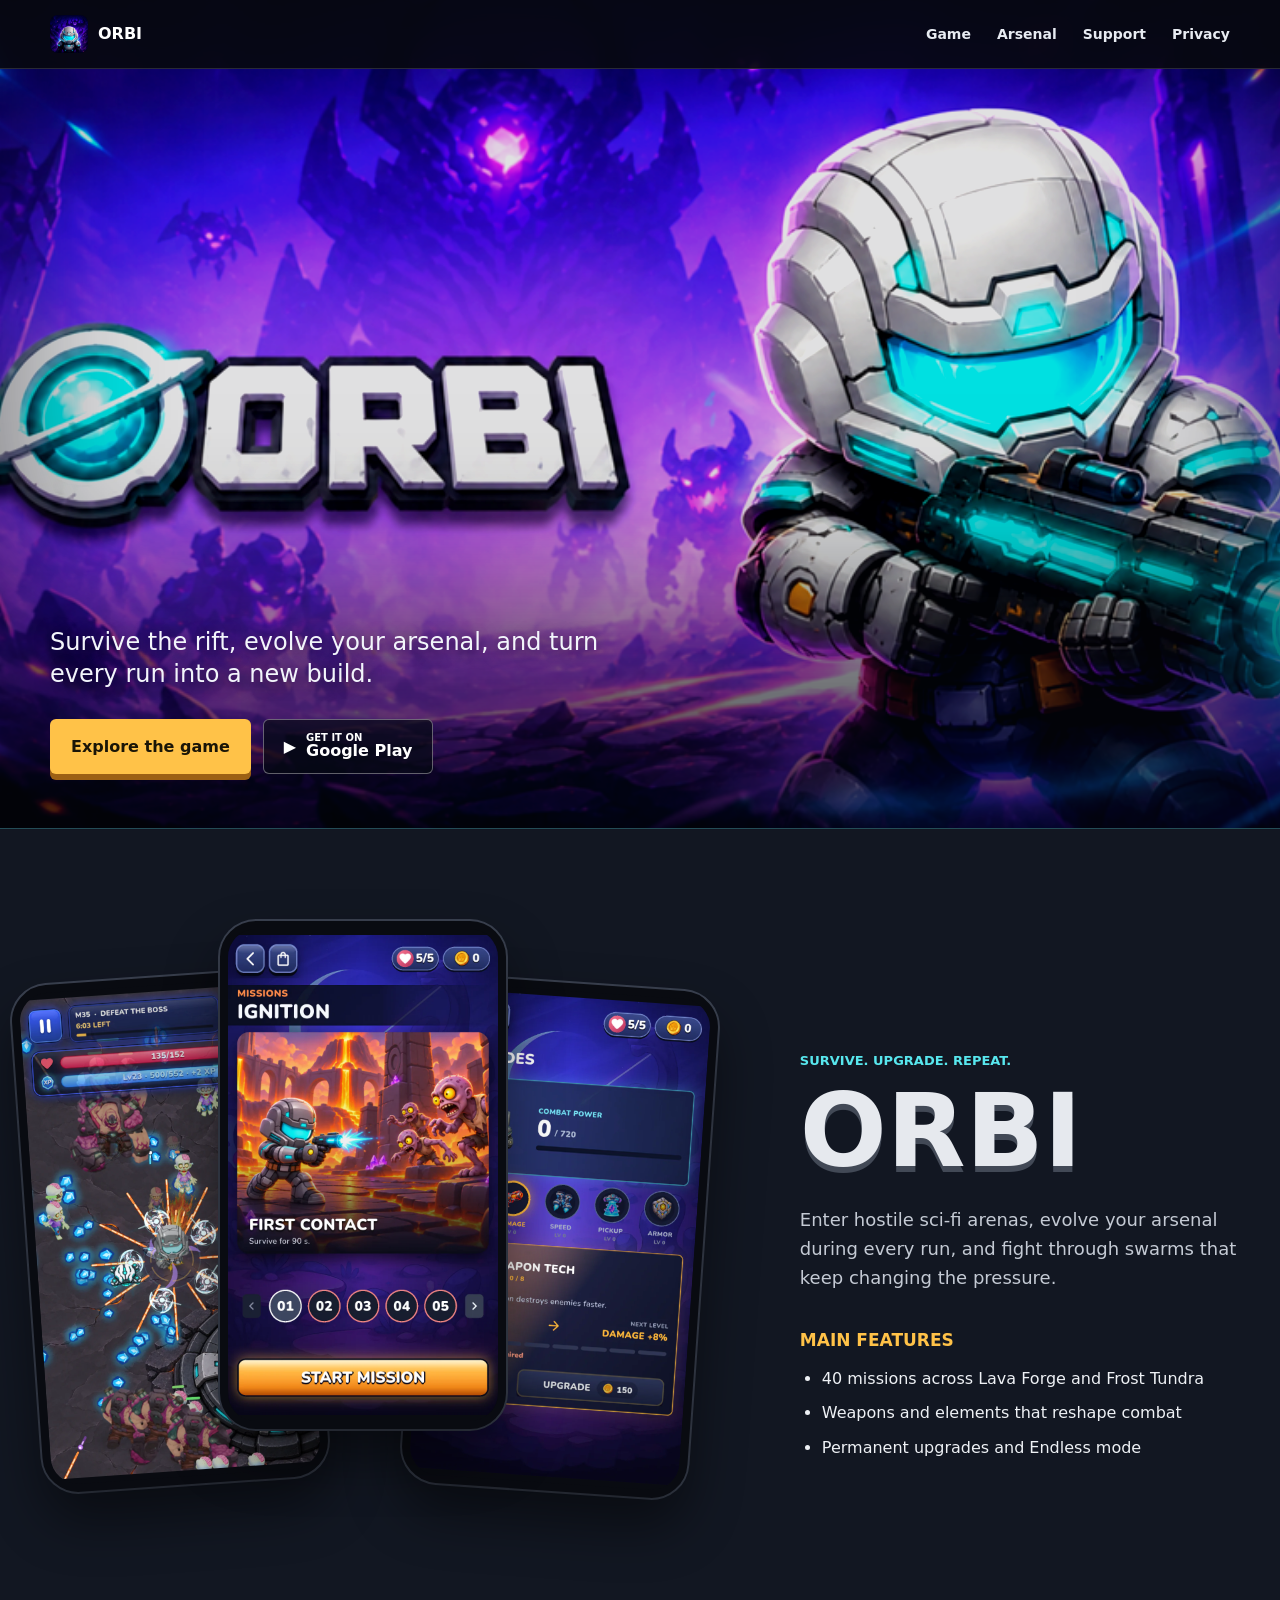
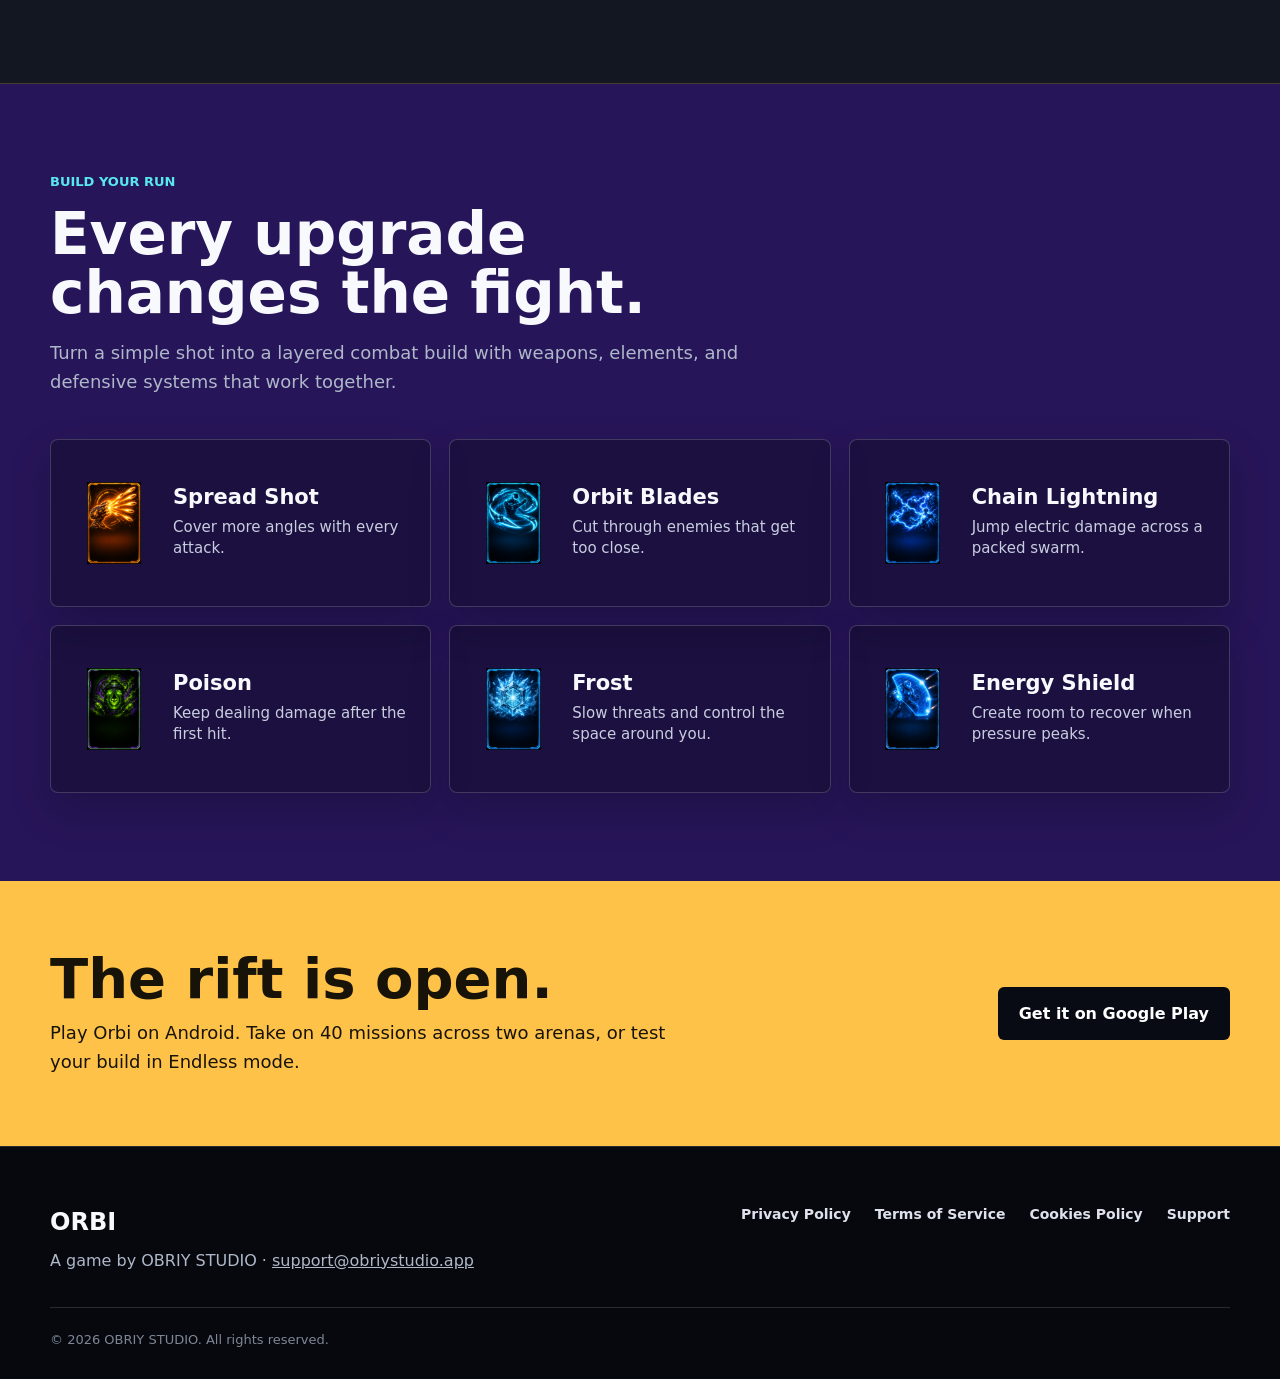
<file: index.html>
<!doctype html>
<html lang="en">
<head>
  <meta charset="utf-8">
  <meta name="viewport" content="width=device-width, initial-scale=1">
  <meta name="theme-color" content="#090b14">
  <meta name="description" content="Orbi is a fast arena survival game for Android. Survive 40 missions across two arenas, build your arsenal, and take on Endless mode.">
  <meta property="og:title" content="Orbi - Arena Survival">
  <meta property="og:description" content="Survive 40 missions in Lava Forge and Frost Tundra. Build your arsenal and take on Endless mode.">
  <meta property="og:image" content="https://orbi.obriystudio.app/assets/orbi-hero.png">
  <meta property="og:url" content="https://orbi.obriystudio.app/">
  <meta property="og:type" content="website">
  <title>Orbi - Arena Survival</title>
  <link rel="canonical" href="https://orbi.obriystudio.app/">
  <link rel="icon" href="assets/orbi-icon.png">
  <link rel="stylesheet" href="styles.css?v=build56">
  <script src="script.js" defer></script>
</head>
<body>
  <a class="skip-link" href="#main">Skip to content</a>
  <header class="site-header">
    <div class="site-header__inner">
      <a class="brand" href="index.html" aria-label="Orbi home">
        <img src="assets/orbi-icon.png" alt="" width="38" height="38">
        <span>ORBI</span>
      </a>
      <button class="menu-button" type="button" data-menu-button aria-expanded="false" aria-controls="site-navigation">Menu</button>
      <nav class="site-nav" id="site-navigation" data-navigation aria-label="Main navigation">
        <a href="#game">Game</a>
        <a href="#arsenal">Arsenal</a>
        <a href="support/">Support</a>
        <a href="privacy-policy/">Privacy</a>
      </nav>
    </div>
  </header>

  <main id="main">
    <section class="hero" aria-labelledby="hero-title">
      <img class="hero__art" src="assets/orbi-hero.png" alt="Orbi astronaut facing an alien invasion" width="1024" height="500">
      <div class="hero__shade" aria-hidden="true"></div>
      <div class="hero__content">
        <h1 class="visually-hidden" id="hero-title">ORBI</h1>
        <p class="hero__copy">Survive the rift, evolve your arsenal, and turn every run into a new build.</p>
        <div class="hero__actions">
          <a class="button button--primary" href="#game">Explore the game</a>
          <a class="button button--secondary" href="https://play.google.com/store/apps/details?id=com.orbi.survivorprotocol" aria-label="Get Orbi on Google Play">
            <span aria-hidden="true">▶</span>
            <span class="button__store"><small>Get it on</small>Google Play</span>
          </a>
        </div>
      </div>
    </section>

    <section class="game-showcase" id="game" aria-labelledby="game-title">
      <div class="game-showcase__inner">
        <div class="game-showcase__phones" aria-label="Screens from Orbi on Android">
          <figure class="phone-shot phone-shot--gameplay">
            <img src="assets/orbi-lava-forge-build56.webp" alt="Lava Forge mission 35: Orbi battles enemies with orbiting blades, with health, XP, and mission timer visible" width="810" height="1440">
          </figure>
          <figure class="phone-shot phone-shot--missions">
            <img src="assets/orbi-missions-build56.webp" alt="Missions screen with First Contact selected, its 90-second survival objective, and the Start Mission button" width="810" height="1440" loading="lazy">
          </figure>
          <figure class="phone-shot phone-shot--upgrades">
            <img src="assets/orbi-upgrades-build56.webp" alt="Upgrades screen showing combat power, HP, damage, speed, pickup, armor, and the Weapon Tech damage upgrade" width="810" height="1440" loading="lazy">
          </figure>
        </div>
        <div class="game-showcase__copy">
          <p class="eyebrow">Survive. Upgrade. Repeat.</p>
          <h2 id="game-title">ORBI</h2>
          <p>Enter hostile sci-fi arenas, evolve your arsenal during every run, and fight through swarms that keep changing the pressure.</p>
          <h3>Main features</h3>
          <ul>
            <li>40 missions across Lava Forge and Frost Tundra</li>
            <li>Weapons and elements that reshape combat</li>
            <li>Permanent upgrades and Endless mode</li>
          </ul>
        </div>
      </div>
    </section>

    <section class="section section--violet" id="arsenal" aria-labelledby="arsenal-title">
      <div class="section__inner">
        <div class="section-heading">
          <p class="eyebrow">Build your run</p>
          <h2 id="arsenal-title">Every upgrade changes the fight.</h2>
          <p>Turn a simple shot into a layered combat build with weapons, elements, and defensive systems that work together.</p>
        </div>
        <div class="arsenal-grid">
          <article class="arsenal-item">
            <img src="assets/spread_shot.png" alt="" width="128" height="128" loading="lazy">
            <div><h3>Spread Shot</h3><p>Cover more angles with every attack.</p></div>
          </article>
          <article class="arsenal-item">
            <img src="assets/orbit_blades.png" alt="" width="128" height="128" loading="lazy">
            <div><h3>Orbit Blades</h3><p>Cut through enemies that get too close.</p></div>
          </article>
          <article class="arsenal-item">
            <img src="assets/chain_lightning.png" alt="" width="128" height="128" loading="lazy">
            <div><h3>Chain Lightning</h3><p>Jump electric damage across a packed swarm.</p></div>
          </article>
          <article class="arsenal-item">
            <img src="assets/poison_element.png" alt="" width="128" height="128" loading="lazy">
            <div><h3>Poison</h3><p>Keep dealing damage after the first hit.</p></div>
          </article>
          <article class="arsenal-item">
            <img src="assets/ice_element.png" alt="" width="128" height="128" loading="lazy">
            <div><h3>Frost</h3><p>Slow threats and control the space around you.</p></div>
          </article>
          <article class="arsenal-item">
            <img src="assets/energy_shield.png" alt="" width="128" height="128" loading="lazy">
            <div><h3>Energy Shield</h3><p>Create room to recover when pressure peaks.</p></div>
          </article>
        </div>
      </div>
    </section>

    <section class="cta-band" aria-labelledby="cta-title">
      <div class="cta-band__inner">
        <div>
          <h2 id="cta-title">The rift is open.</h2>
          <p>Play Orbi on Android. Take on 40 missions across two arenas, or test your build in Endless mode.</p>
        </div>
        <a class="button" href="https://play.google.com/store/apps/details?id=com.orbi.survivorprotocol" aria-label="Get Orbi on Google Play">Get it on Google Play</a>
      </div>
    </section>
  </main>

  <footer class="site-footer">
    <div class="site-footer__inner">
      <div class="site-footer__top">
        <div>
          <p class="site-footer__title">ORBI</p>
          <p class="site-footer__contact">A game by OBRIY STUDIO · <a href="mailto:support@obriystudio.app">support@obriystudio.app</a></p>
        </div>
        <nav class="footer-links" aria-label="Legal navigation">
          <a href="privacy-policy/">Privacy Policy</a>
          <a href="terms-of-service/">Terms of Service</a>
          <a href="cookies-policy/">Cookies Policy</a>
          <a href="support/">Support</a>
        </nav>
      </div>
      <div class="site-footer__bottom">© 2026 OBRIY STUDIO. All rights reserved.</div>
    </div>
  </footer>
</body>
</html>
</file>
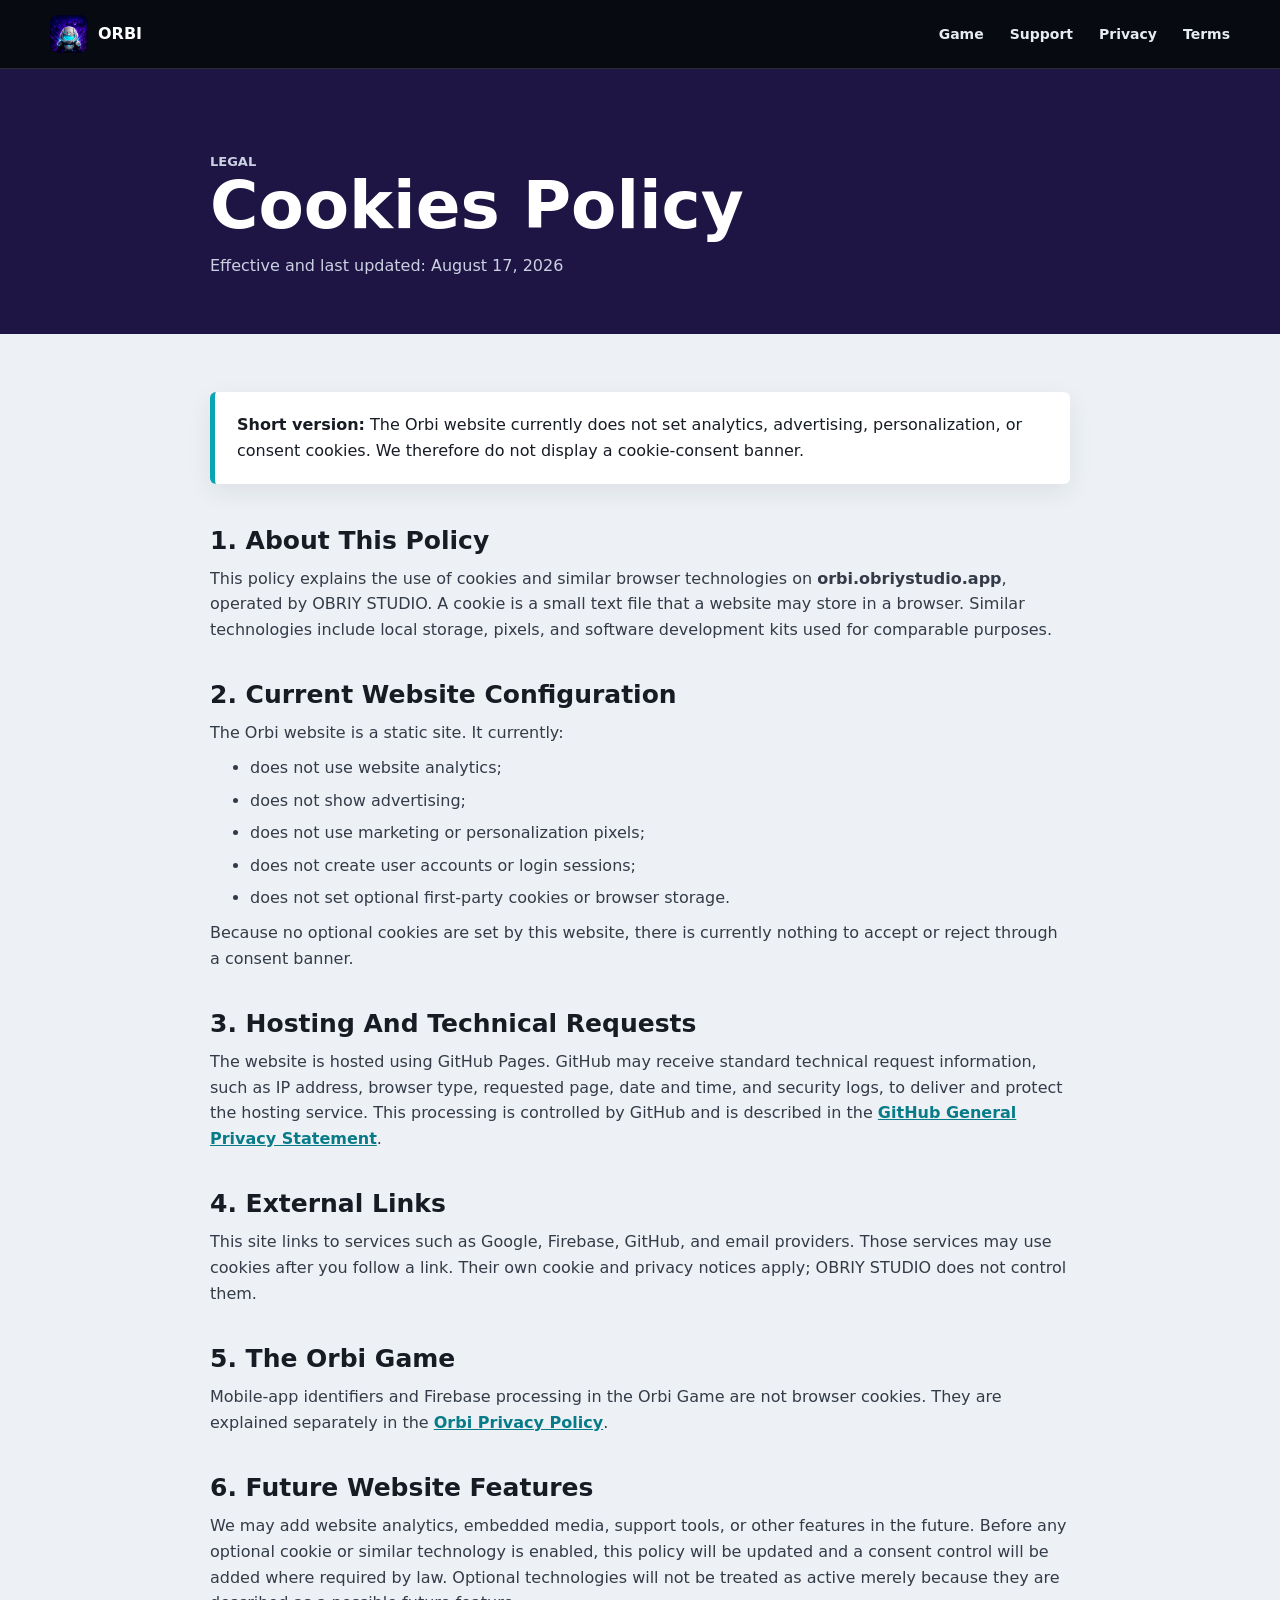
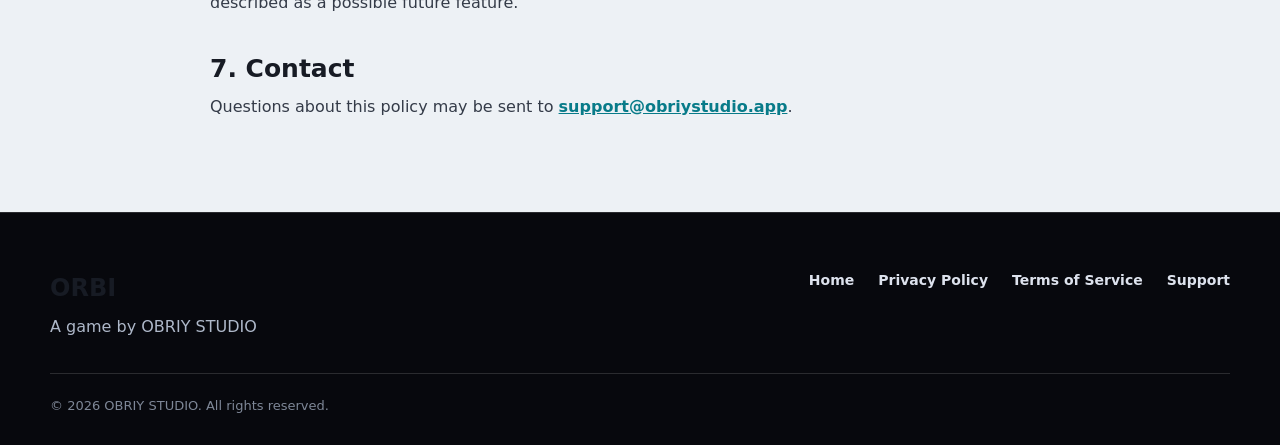
<file: cookies-policy/index.html>
<!doctype html>
<html lang="en">
<head>
  <meta charset="utf-8">
  <meta name="viewport" content="width=device-width, initial-scale=1">
  <meta name="theme-color" content="#1e1545">
  <meta name="description" content="Cookies Policy for the Orbi website.">
  <title>Cookies Policy - Orbi</title>
  <base href="/">
  <link rel="canonical" href="https://orbi.obriystudio.app/cookies-policy/">
  <link rel="icon" href="assets/orbi-icon.png">
  <link rel="stylesheet" href="styles.css">
  <script src="script.js" defer></script>
</head>
<body class="legal-page">
  <a class="skip-link" href="#main">Skip to content</a>
  <header class="site-header"><div class="site-header__inner"><a class="brand" href="index.html" aria-label="Orbi home"><img src="assets/orbi-icon.png" alt="" width="38" height="38"><span>ORBI</span></a><button class="menu-button" type="button" data-menu-button aria-expanded="false" aria-controls="site-navigation">Menu</button><nav class="site-nav" id="site-navigation" data-navigation aria-label="Main navigation"><a href="index.html">Game</a><a href="support.html">Support</a><a href="privacy-policy.html">Privacy</a><a href="terms-of-service.html">Terms</a></nav></div></header>

  <main id="main">
    <header class="legal-hero"><div class="legal-hero__inner"><p class="eyebrow">Legal</p><h1>Cookies Policy</h1><p>Effective and last updated: August 17, 2026</p></div></header>
    <article class="legal-content">
      <div class="legal-summary"><strong>Short version:</strong> The Orbi website currently does not set analytics, advertising, personalization, or consent cookies. We therefore do not display a cookie-consent banner.</div>

      <h2>1. About This Policy</h2>
      <p>This policy explains the use of cookies and similar browser technologies on <strong>orbi.obriystudio.app</strong>, operated by OBRIY STUDIO. A cookie is a small text file that a website may store in a browser. Similar technologies include local storage, pixels, and software development kits used for comparable purposes.</p>

      <h2>2. Current Website Configuration</h2>
      <p>The Orbi website is a static site. It currently:</p>
      <ul>
        <li>does not use website analytics;</li>
        <li>does not show advertising;</li>
        <li>does not use marketing or personalization pixels;</li>
        <li>does not create user accounts or login sessions;</li>
        <li>does not set optional first-party cookies or browser storage.</li>
      </ul>
      <p>Because no optional cookies are set by this website, there is currently nothing to accept or reject through a consent banner.</p>

      <h2>3. Hosting And Technical Requests</h2>
      <p>The website is hosted using GitHub Pages. GitHub may receive standard technical request information, such as IP address, browser type, requested page, date and time, and security logs, to deliver and protect the hosting service. This processing is controlled by GitHub and is described in the <a href="https://docs.github.com/en/site-policy/privacy-policies/github-general-privacy-statement">GitHub General Privacy Statement</a>.</p>

      <h2>4. External Links</h2>
      <p>This site links to services such as Google, Firebase, GitHub, and email providers. Those services may use cookies after you follow a link. Their own cookie and privacy notices apply; OBRIY STUDIO does not control them.</p>

      <h2>5. The Orbi Game</h2>
      <p>Mobile-app identifiers and Firebase processing in the Orbi Game are not browser cookies. They are explained separately in the <a href="privacy-policy.html">Orbi Privacy Policy</a>.</p>

      <h2>6. Future Website Features</h2>
      <p>We may add website analytics, embedded media, support tools, or other features in the future. Before any optional cookie or similar technology is enabled, this policy will be updated and a consent control will be added where required by law. Optional technologies will not be treated as active merely because they are described as a possible future feature.</p>

      <h2>7. Contact</h2>
      <p>Questions about this policy may be sent to <a href="mailto:support@obriystudio.app">support@obriystudio.app</a>.</p>
    </article>
  </main>

  <footer class="site-footer"><div class="site-footer__inner"><div class="site-footer__top"><div><p class="site-footer__title">ORBI</p><p class="site-footer__contact">A game by OBRIY STUDIO</p></div><nav class="footer-links" aria-label="Legal navigation"><a href="index.html">Home</a><a href="privacy-policy.html">Privacy Policy</a><a href="terms-of-service.html">Terms of Service</a><a href="support.html">Support</a></nav></div><div class="site-footer__bottom">© 2026 OBRIY STUDIO. All rights reserved.</div></div></footer>
</body>
</html>
</file>
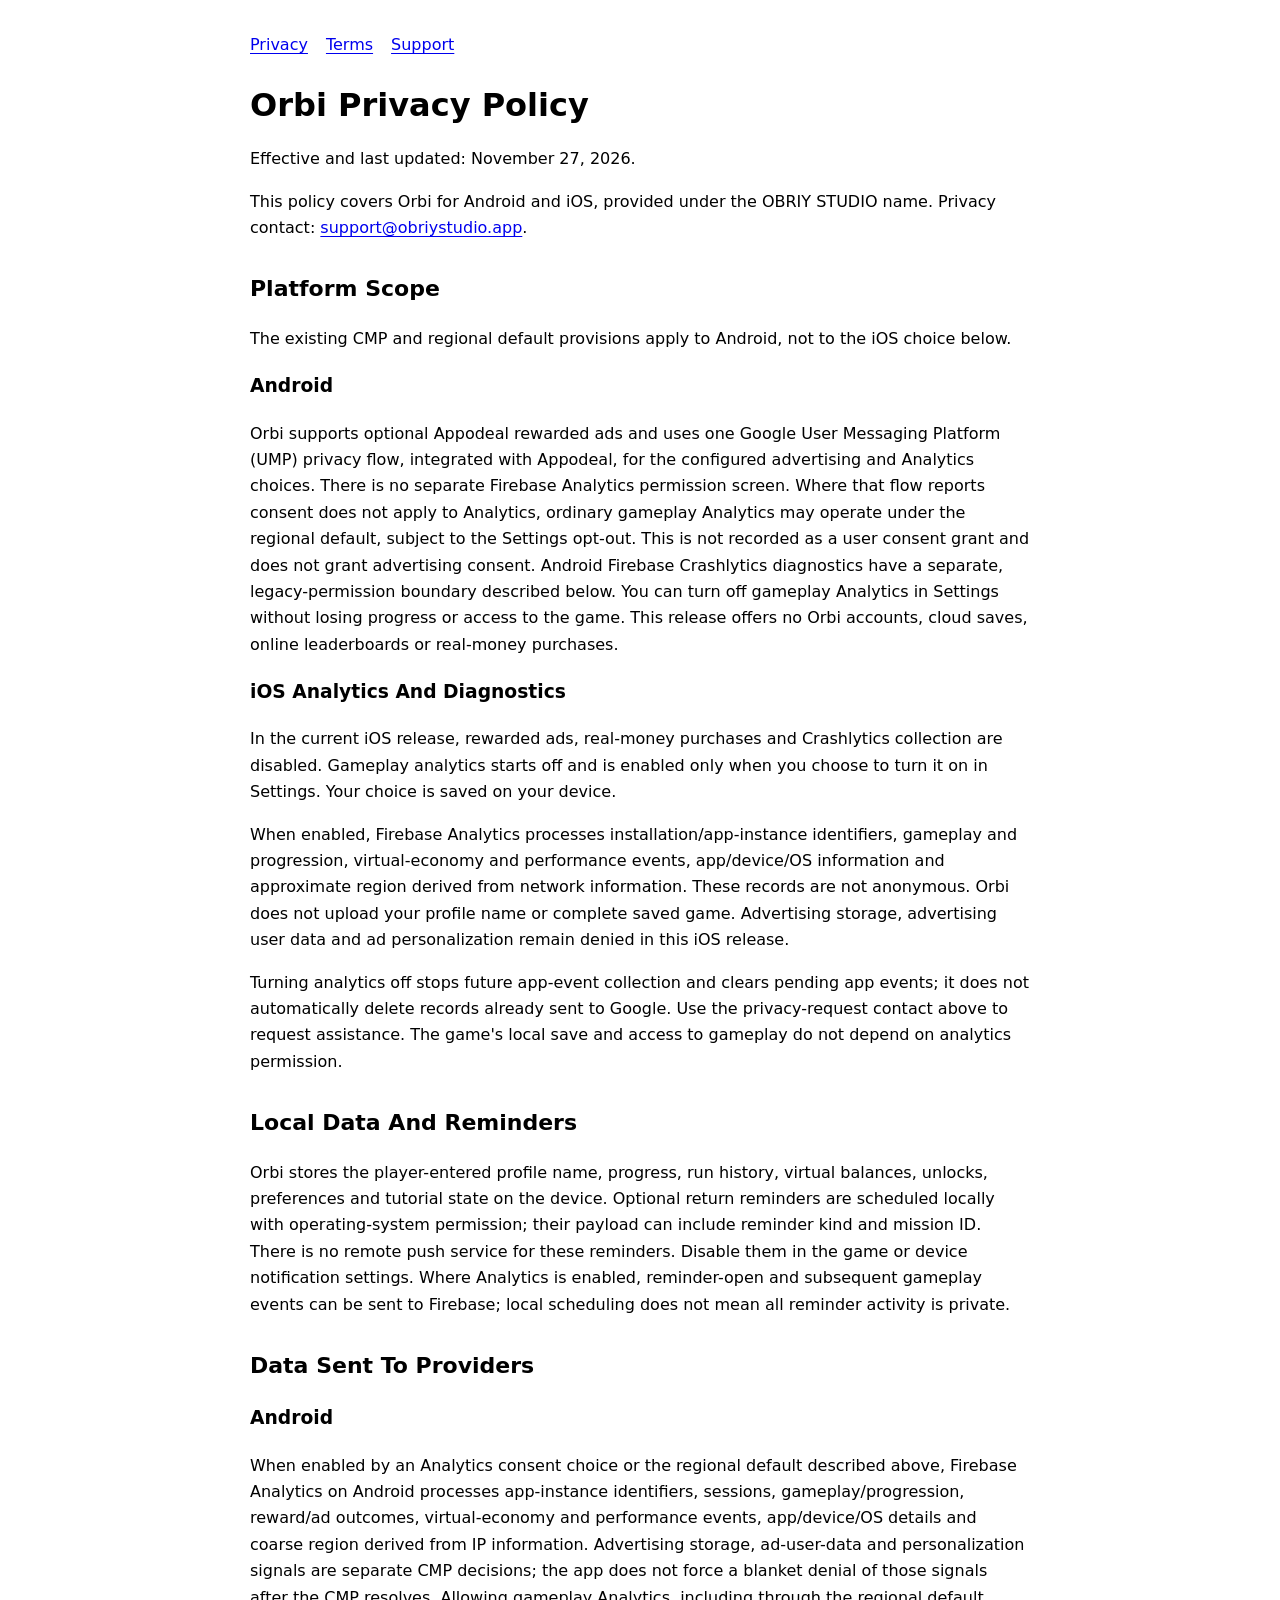
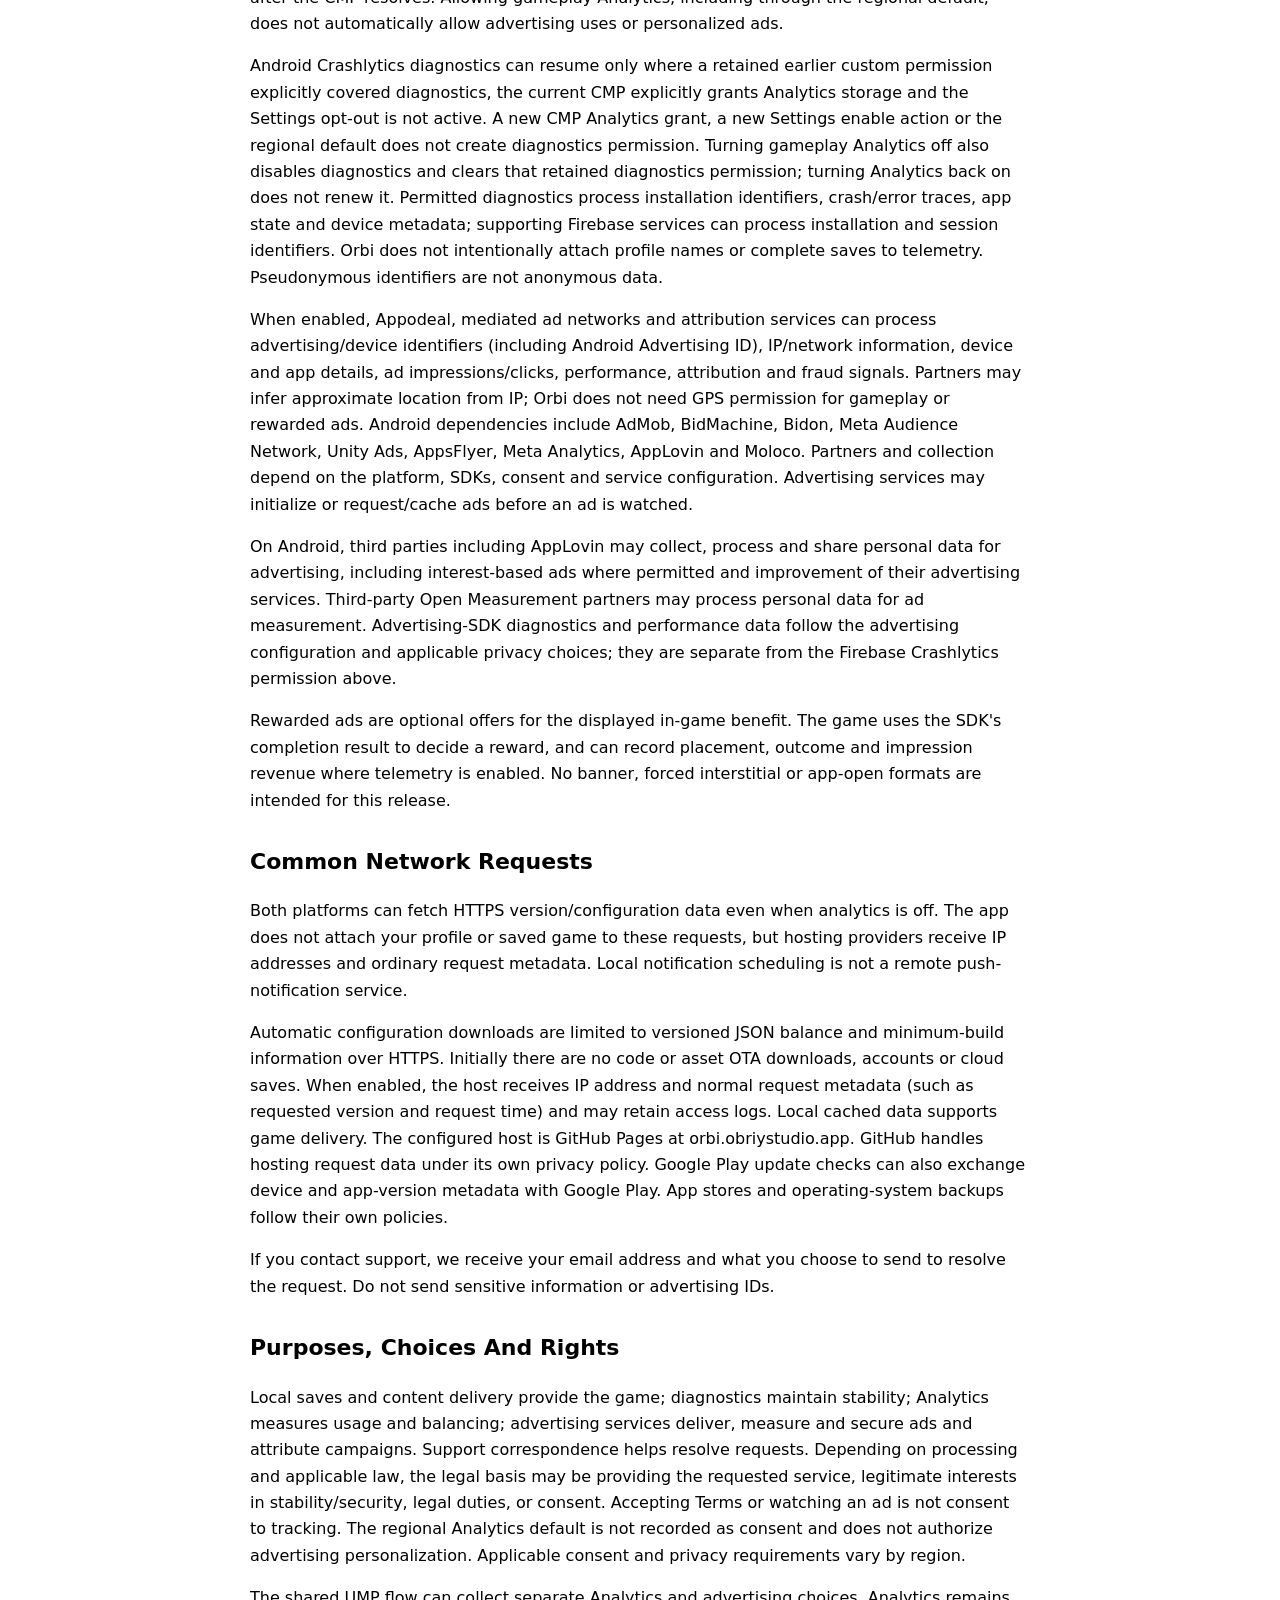
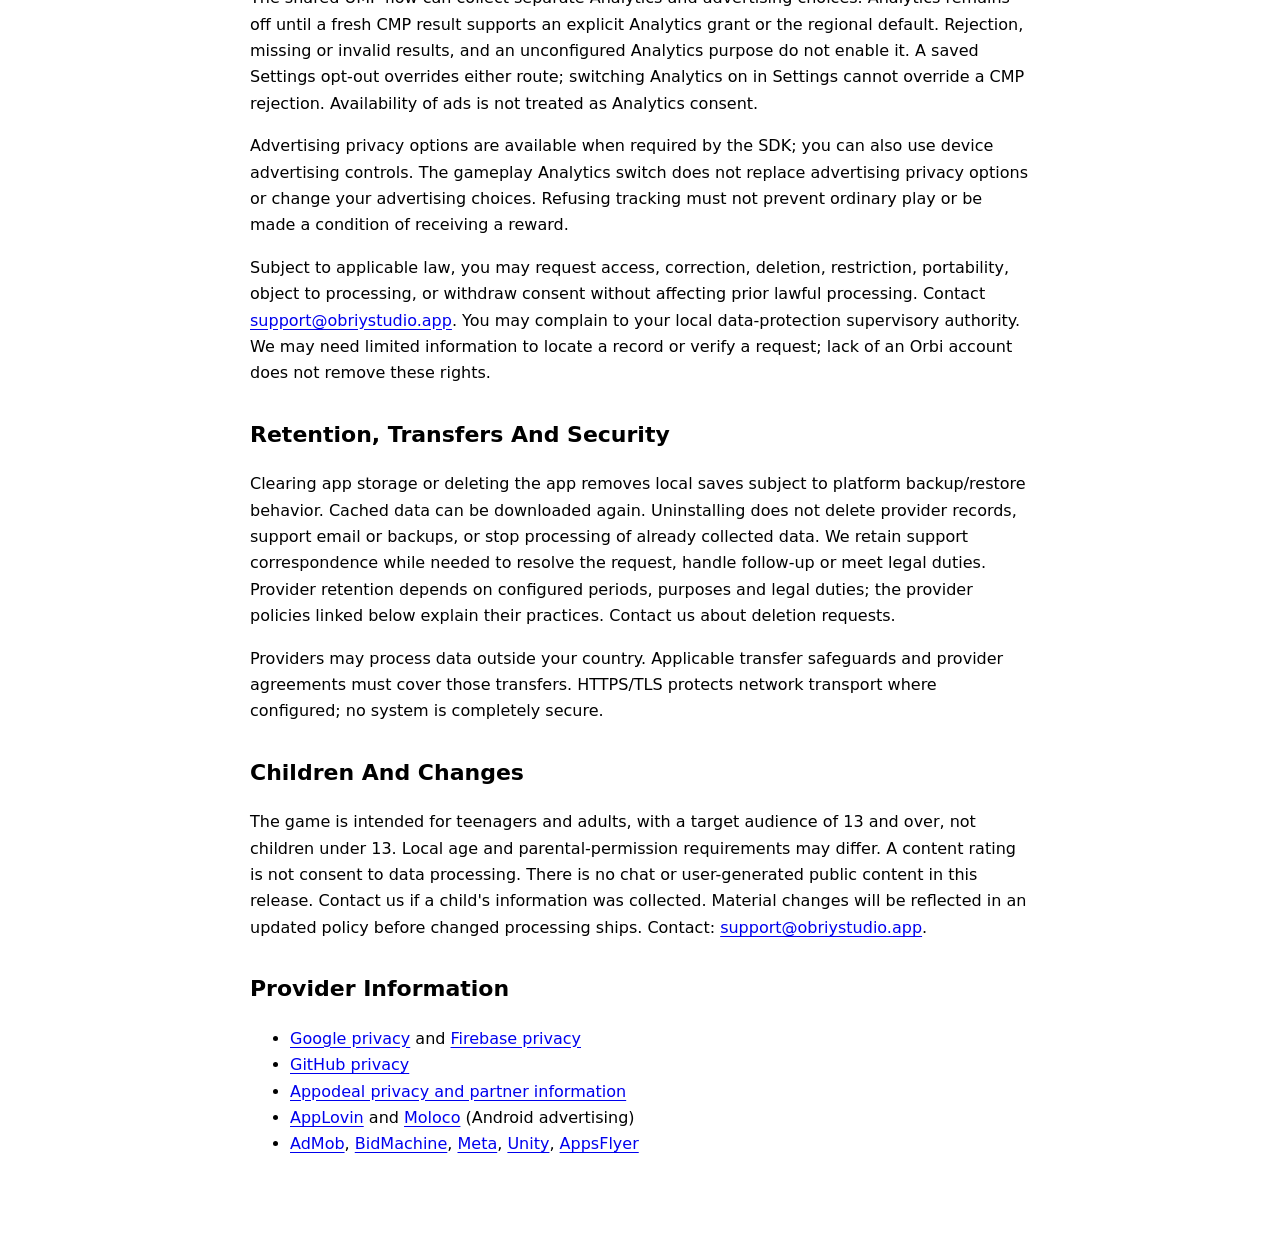
<file: privacy-policy/index.html>
<!doctype html>
<html lang="en">
<head>
<meta charset="utf-8">
<meta name="viewport" content="width=device-width, initial-scale=1">
<title>Orbi Privacy Policy</title>
<link rel="canonical" href="https://orbi.obriystudio.app/privacy-policy/">
<style>
:root { color-scheme: light dark; }
body { margin: 0; font: 16px/1.65 system-ui, sans-serif; }
main { max-width: 780px; margin: auto; padding: 32px 20px 60px; overflow-wrap: anywhere; }
nav { display: flex; flex-wrap: wrap; gap: 18px; margin-bottom: 28px; }
h1 { font-size: 32px; line-height: 1.2; }
h2 { font-size: 22px; margin-top: 30px; }
a { text-underline-offset: 3px; }
</style>
</head>
<body><main>
<nav aria-label="Legal pages"><a href="/privacy-policy/">Privacy</a><a href="/terms-of-service/">Terms</a><a href="/support/">Support</a></nav>
<h1>Orbi Privacy Policy</h1>
<p>Effective and last updated: November 27, 2026.</p>
<p>This policy covers Orbi for Android and iOS, provided under the OBRIY STUDIO name. Privacy contact: <a href="mailto:support@obriystudio.app">support@obriystudio.app</a>.</p>
<h2>Platform Scope</h2>
<p>The existing CMP and regional default provisions apply to Android, not to the iOS choice below.</p>
<h3>Android</h3>
<p>Orbi supports optional Appodeal rewarded ads and uses one Google User Messaging Platform (UMP) privacy flow, integrated with Appodeal, for the configured advertising and Analytics choices. There is no separate Firebase Analytics permission screen. Where that flow reports consent does not apply to Analytics, ordinary gameplay Analytics may operate under the regional default, subject to the Settings opt-out. This is not recorded as a user consent grant and does not grant advertising consent. Android Firebase Crashlytics diagnostics have a separate, legacy-permission boundary described below. You can turn off gameplay Analytics in Settings without losing progress or access to the game. This release offers no Orbi accounts, cloud saves, online leaderboards or real-money purchases.</p>
<h3>iOS Analytics And Diagnostics</h3>
<p>In the current iOS release, rewarded ads, real-money purchases and Crashlytics collection are disabled. Gameplay analytics starts off and is enabled only when you choose to turn it on in Settings. Your choice is saved on your device.</p>
<p>When enabled, Firebase Analytics processes installation/app-instance identifiers, gameplay and progression, virtual-economy and performance events, app/device/OS information and approximate region derived from network information. These records are not anonymous. Orbi does not upload your profile name or complete saved game. Advertising storage, advertising user data and ad personalization remain denied in this iOS release.</p>
<p>Turning analytics off stops future app-event collection and clears pending app events; it does not automatically delete records already sent to Google. Use the privacy-request contact above to request assistance. The game's local save and access to gameplay do not depend on analytics permission.</p>
<h2>Local Data And Reminders</h2>
<p>Orbi stores the player-entered profile name, progress, run history, virtual balances, unlocks, preferences and tutorial state on the device. Optional return reminders are scheduled locally with operating-system permission; their payload can include reminder kind and mission ID. There is no remote push service for these reminders. Disable them in the game or device notification settings. Where Analytics is enabled, reminder-open and subsequent gameplay events can be sent to Firebase; local scheduling does not mean all reminder activity is private.</p>
<h2>Data Sent To Providers</h2>
<h3>Android</h3>
<p>When enabled by an Analytics consent choice or the regional default described above, Firebase Analytics on Android processes app-instance identifiers, sessions, gameplay/progression, reward/ad outcomes, virtual-economy and performance events, app/device/OS details and coarse region derived from IP information. Advertising storage, ad-user-data and personalization signals are separate CMP decisions; the app does not force a blanket denial of those signals after the CMP resolves. Allowing gameplay Analytics, including through the regional default, does not automatically allow advertising uses or personalized ads.</p>
<p>Android Crashlytics diagnostics can resume only where a retained earlier custom permission explicitly covered diagnostics, the current CMP explicitly grants Analytics storage and the Settings opt-out is not active. A new CMP Analytics grant, a new Settings enable action or the regional default does not create diagnostics permission. Turning gameplay Analytics off also disables diagnostics and clears that retained diagnostics permission; turning Analytics back on does not renew it. Permitted diagnostics process installation identifiers, crash/error traces, app state and device metadata; supporting Firebase services can process installation and session identifiers. Orbi does not intentionally attach profile names or complete saves to telemetry. Pseudonymous identifiers are not anonymous data.</p>
<p>When enabled, Appodeal, mediated ad networks and attribution services can process advertising/device identifiers (including Android Advertising ID), IP/network information, device and app details, ad impressions/clicks, performance, attribution and fraud signals. Partners may infer approximate location from IP; Orbi does not need GPS permission for gameplay or rewarded ads. Android dependencies include AdMob, BidMachine, Bidon, Meta Audience Network, Unity Ads, AppsFlyer, Meta Analytics, AppLovin and Moloco. Partners and collection depend on the platform, SDKs, consent and service configuration. Advertising services may initialize or request/cache ads before an ad is watched.</p>
<p>On Android, third parties including AppLovin may collect, process and share personal data for advertising, including interest-based ads where permitted and improvement of their advertising services. Third-party Open Measurement partners may process personal data for ad measurement. Advertising-SDK diagnostics and performance data follow the advertising configuration and applicable privacy choices; they are separate from the Firebase Crashlytics permission above.</p>
<p>Rewarded ads are optional offers for the displayed in-game benefit. The game uses the SDK's completion result to decide a reward, and can record placement, outcome and impression revenue where telemetry is enabled. No banner, forced interstitial or app-open formats are intended for this release.</p>
<h2>Common Network Requests</h2>
<p>Both platforms can fetch HTTPS version/configuration data even when analytics is off. The app does not attach your profile or saved game to these requests, but hosting providers receive IP addresses and ordinary request metadata. Local notification scheduling is not a remote push-notification service.</p>
<p>Automatic configuration downloads are limited to versioned JSON balance and minimum-build information over HTTPS. Initially there are no code or asset OTA downloads, accounts or cloud saves. When enabled, the host receives IP address and normal request metadata (such as requested version and request time) and may retain access logs. Local cached data supports game delivery. The configured host is GitHub Pages at orbi.obriystudio.app. GitHub handles hosting request data under its own privacy policy. Google Play update checks can also exchange device and app-version metadata with Google Play. App stores and operating-system backups follow their own policies.</p>
<p>If you contact support, we receive your email address and what you choose to send to resolve the request. Do not send sensitive information or advertising IDs.</p>
<h2>Purposes, Choices And Rights</h2>
<p>Local saves and content delivery provide the game; diagnostics maintain stability; Analytics measures usage and balancing; advertising services deliver, measure and secure ads and attribute campaigns. Support correspondence helps resolve requests. Depending on processing and applicable law, the legal basis may be providing the requested service, legitimate interests in stability/security, legal duties, or consent. Accepting Terms or watching an ad is not consent to tracking. The regional Analytics default is not recorded as consent and does not authorize advertising personalization. Applicable consent and privacy requirements vary by region.</p>
<p>The shared UMP flow can collect separate Analytics and advertising choices. Analytics remains off until a fresh CMP result supports an explicit Analytics grant or the regional default. Rejection, missing or invalid results, and an unconfigured Analytics purpose do not enable it. A saved Settings opt-out overrides either route; switching Analytics on in Settings cannot override a CMP rejection. Availability of ads is not treated as Analytics consent.</p>
<p>Advertising privacy options are available when required by the SDK; you can also use device advertising controls. The gameplay Analytics switch does not replace advertising privacy options or change your advertising choices. Refusing tracking must not prevent ordinary play or be made a condition of receiving a reward.</p>
<p>Subject to applicable law, you may request access, correction, deletion, restriction, portability, object to processing, or withdraw consent without affecting prior lawful processing. Contact <a href="mailto:support@obriystudio.app">support@obriystudio.app</a>. You may complain to your local data-protection supervisory authority. We may need limited information to locate a record or verify a request; lack of an Orbi account does not remove these rights.</p>
<h2>Retention, Transfers And Security</h2>
<p>Clearing app storage or deleting the app removes local saves subject to platform backup/restore behavior. Cached data can be downloaded again. Uninstalling does not delete provider records, support email or backups, or stop processing of already collected data. We retain support correspondence while needed to resolve the request, handle follow-up or meet legal duties. Provider retention depends on configured periods, purposes and legal duties; the provider policies linked below explain their practices. Contact us about deletion requests.</p>
<p>Providers may process data outside your country. Applicable transfer safeguards and provider agreements must cover those transfers. HTTPS/TLS protects network transport where configured; no system is completely secure.</p>
<h2>Children And Changes</h2>
<p>The game is intended for teenagers and adults, with a target audience of 13 and over, not children under 13. Local age and parental-permission requirements may differ. A content rating is not consent to data processing. There is no chat or user-generated public content in this release. Contact us if a child's information was collected. Material changes will be reflected in an updated policy before changed processing ships. Contact: <a href="mailto:support@obriystudio.app">support@obriystudio.app</a>.</p>
<h2>Provider Information</h2>
<ul>
<li><a href="https://policies.google.com/privacy">Google privacy</a> and <a href="https://firebase.google.com/support/privacy">Firebase privacy</a></li>
<li><a href="https://docs.github.com/en/site-policy/privacy-policies/github-general-privacy-statement">GitHub privacy</a></li>
<li><a href="https://appodeal.com/privacy-policy/">Appodeal privacy and partner information</a></li>
<li><a href="https://legal.applovin.com/privacy/">AppLovin</a> and <a href="https://www.moloco.com/terms-and-policies/advertising-privacy-notice">Moloco</a> (Android advertising)</li>
<li><a href="https://policies.google.com/technologies/ads">AdMob</a>, <a href="https://bidmachine.io/privacy-policy/">BidMachine</a>, <a href="https://www.facebook.com/privacy/policy/">Meta</a>, <a href="https://unity.com/legal/privacy-policy">Unity</a>, <a href="https://www.appsflyer.com/legal/privacy-policy/">AppsFlyer</a></li>
</ul>
</main></body>
</html>
</file>
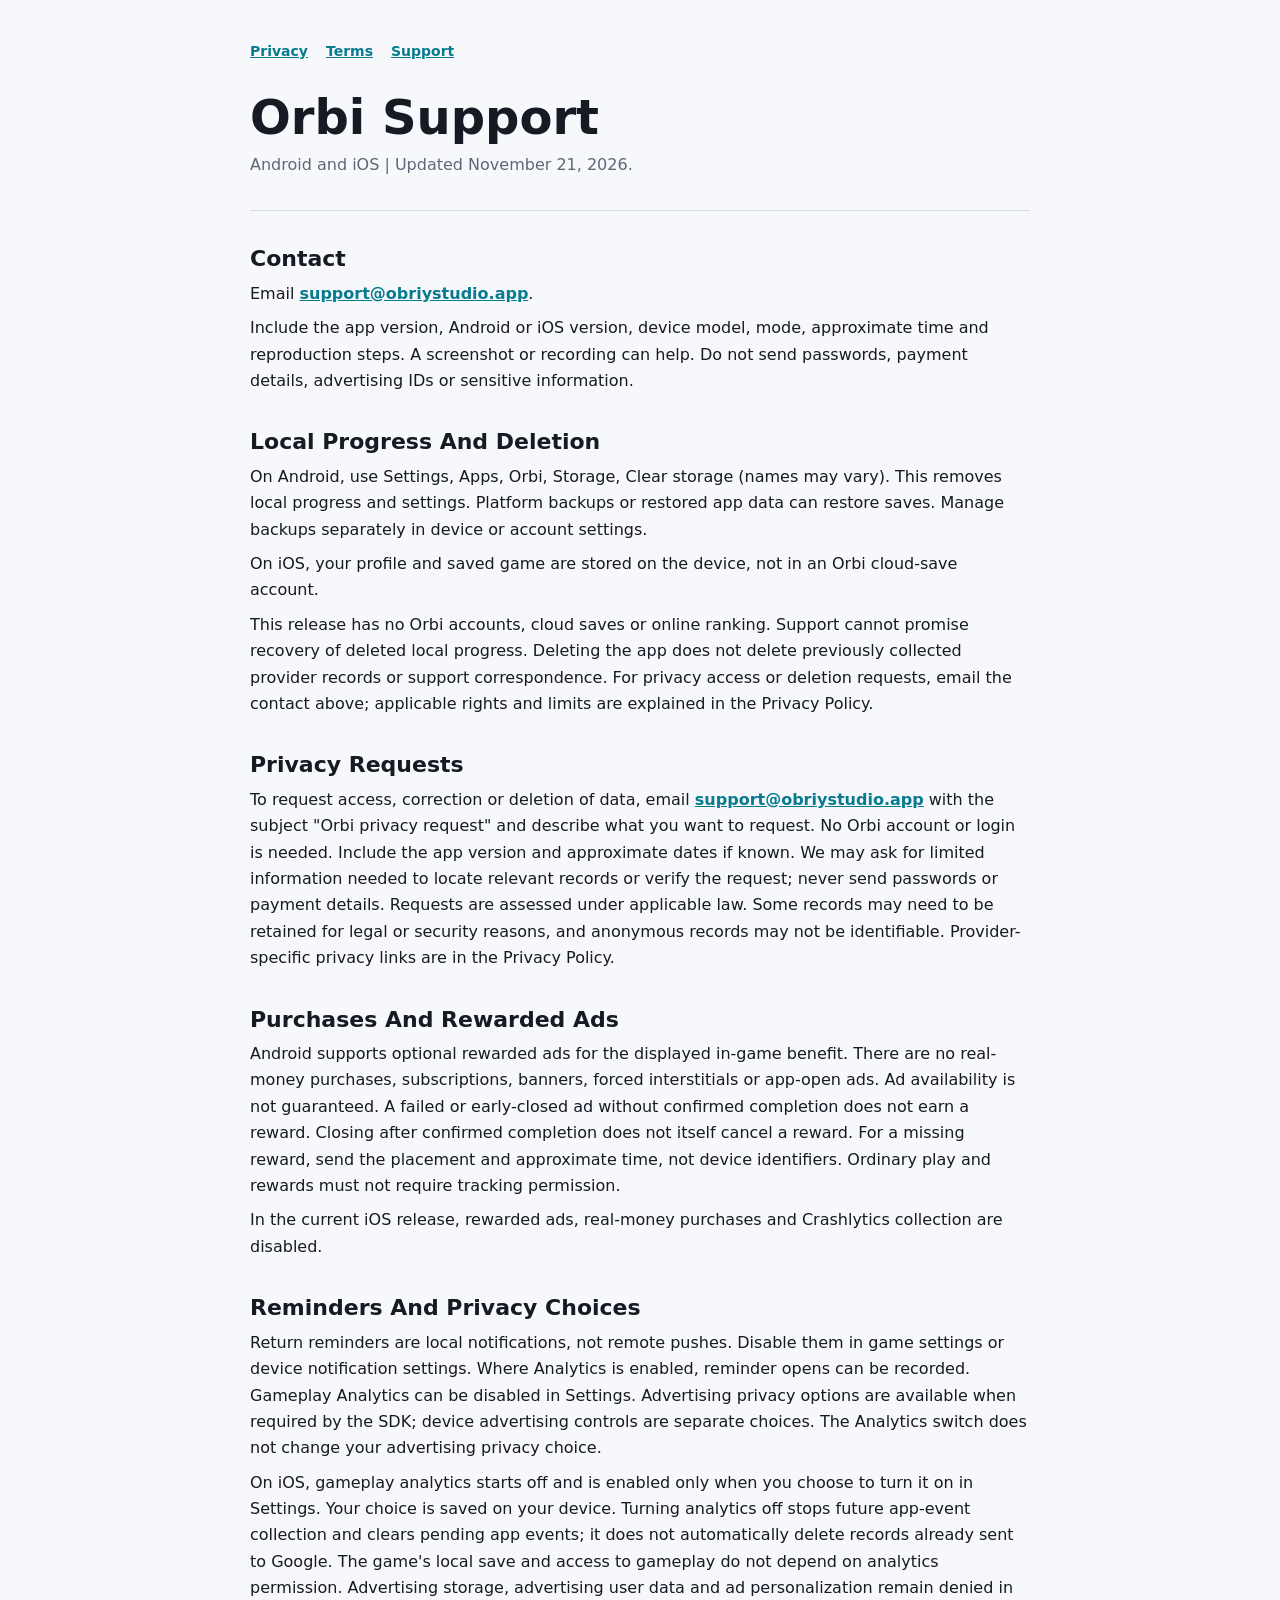
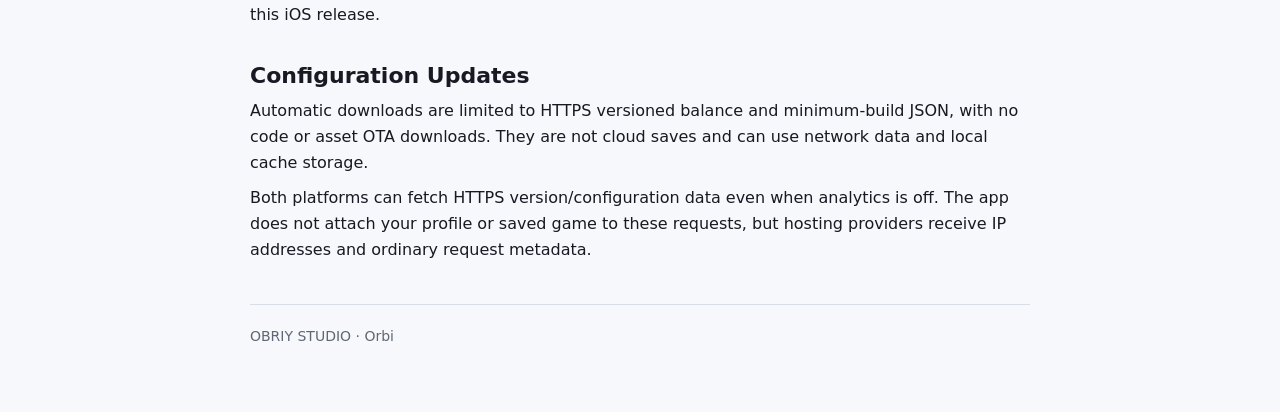
<file: support/index.html>
<!doctype html>
<html lang="en">
<head>
  <meta charset="utf-8"><meta name="viewport" content="width=device-width, initial-scale=1">
  <title>Orbi Support</title>
  <link rel="canonical" href="https://orbi.obriystudio.app/support/">
  <style>
    :root { color-scheme:light dark; --bg:#f7f8fb; --text:#171923; --muted:#5f6675; --line:#d9dde7; --accent:#087b8f; }
    @media (prefers-color-scheme:dark) { :root { --bg:#101218; --text:#f3f5f8; --muted:#b2b8c5; --line:#343947; --accent:#58d9eb; } }
    * { box-sizing:border-box; } body { margin:0; background:var(--bg); color:var(--text); font:16px/1.65 system-ui,-apple-system,"Segoe UI",sans-serif; }
    main { width:min(780px,calc(100% - 32px)); margin:auto; padding:40px 0 64px; } nav { display:flex; gap:18px; margin-bottom:28px; font-size:14px; }
    a { color:var(--accent); font-weight:650; } h1 { margin:0 0 6px; font-size:clamp(32px,7vw,48px); line-height:1.1; letter-spacing:0; }
    h2 { margin:34px 0 8px; font-size:22px; line-height:1.25; letter-spacing:0; } p,ul { margin:8px 0; } .muted,footer { color:var(--muted); }
    header { padding-bottom:24px; border-bottom:1px solid var(--line); } footer { margin-top:40px; padding-top:20px; border-top:1px solid var(--line); font-size:14px; }
  </style>
</head>
<body><main>
  <nav><a href="/privacy-policy/">Privacy</a><a href="/terms-of-service/">Terms</a><a href="/support/">Support</a></nav>
  <header><h1>Orbi Support</h1><p class="muted">Android and iOS | Updated November 21, 2026.</p></header>
  <h2>Contact</h2><p>Email <a href="mailto:support@obriystudio.app">support@obriystudio.app</a>.</p>
  <p>Include the app version, Android or iOS version, device model, mode, approximate time and reproduction steps. A screenshot or recording can help. Do not send passwords, payment details, advertising IDs or sensitive information.</p>
  <h2>Local Progress And Deletion</h2><p>On Android, use Settings, Apps, Orbi, Storage, Clear storage (names may vary). This removes local progress and settings. Platform backups or restored app data can restore saves. Manage backups separately in device or account settings.</p>
  <p>On iOS, your profile and saved game are stored on the device, not in an Orbi cloud-save account.</p>
  <p>This release has no Orbi accounts, cloud saves or online ranking. Support cannot promise recovery of deleted local progress. Deleting the app does not delete previously collected provider records or support correspondence. For privacy access or deletion requests, email the contact above; applicable rights and limits are explained in the Privacy Policy.</p>
  <h2 id="privacy-requests">Privacy Requests</h2>
  <p>To request access, correction or deletion of data, email <a href="mailto:support@obriystudio.app?subject=Orbi%20privacy%20request">support@obriystudio.app</a> with the subject "Orbi privacy request" and describe what you want to request. No Orbi account or login is needed. Include the app version and approximate dates if known. We may ask for limited information needed to locate relevant records or verify the request; never send passwords or payment details. Requests are assessed under applicable law. Some records may need to be retained for legal or security reasons, and anonymous records may not be identifiable. Provider-specific privacy links are in the Privacy Policy.</p>
  <h2>Purchases And Rewarded Ads</h2><p>Android supports optional rewarded ads for the displayed in-game benefit. There are no real-money purchases, subscriptions, banners, forced interstitials or app-open ads. Ad availability is not guaranteed. A failed or early-closed ad without confirmed completion does not earn a reward. Closing after confirmed completion does not itself cancel a reward. For a missing reward, send the placement and approximate time, not device identifiers. Ordinary play and rewards must not require tracking permission.</p>
  <p>In the current iOS release, rewarded ads, real-money purchases and Crashlytics collection are disabled.</p>
  <h2>Reminders And Privacy Choices</h2><p>Return reminders are local notifications, not remote pushes. Disable them in game settings or device notification settings. Where Analytics is enabled, reminder opens can be recorded. Gameplay Analytics can be disabled in Settings. Advertising privacy options are available when required by the SDK; device advertising controls are separate choices. The Analytics switch does not change your advertising privacy choice.</p>
  <p>On iOS, gameplay analytics starts off and is enabled only when you choose to turn it on in Settings. Your choice is saved on your device. Turning analytics off stops future app-event collection and clears pending app events; it does not automatically delete records already sent to Google. The game's local save and access to gameplay do not depend on analytics permission. Advertising storage, advertising user data and ad personalization remain denied in this iOS release.</p>
  <h2>Configuration Updates</h2><p>Automatic downloads are limited to HTTPS versioned balance and minimum-build JSON, with no code or asset OTA downloads. They are not cloud saves and can use network data and local cache storage.</p>
  <p>Both platforms can fetch HTTPS version/configuration data even when analytics is off. The app does not attach your profile or saved game to these requests, but hosting providers receive IP addresses and ordinary request metadata.</p>
  <footer>OBRIY STUDIO · Orbi</footer>
</main></body></html>
</file>
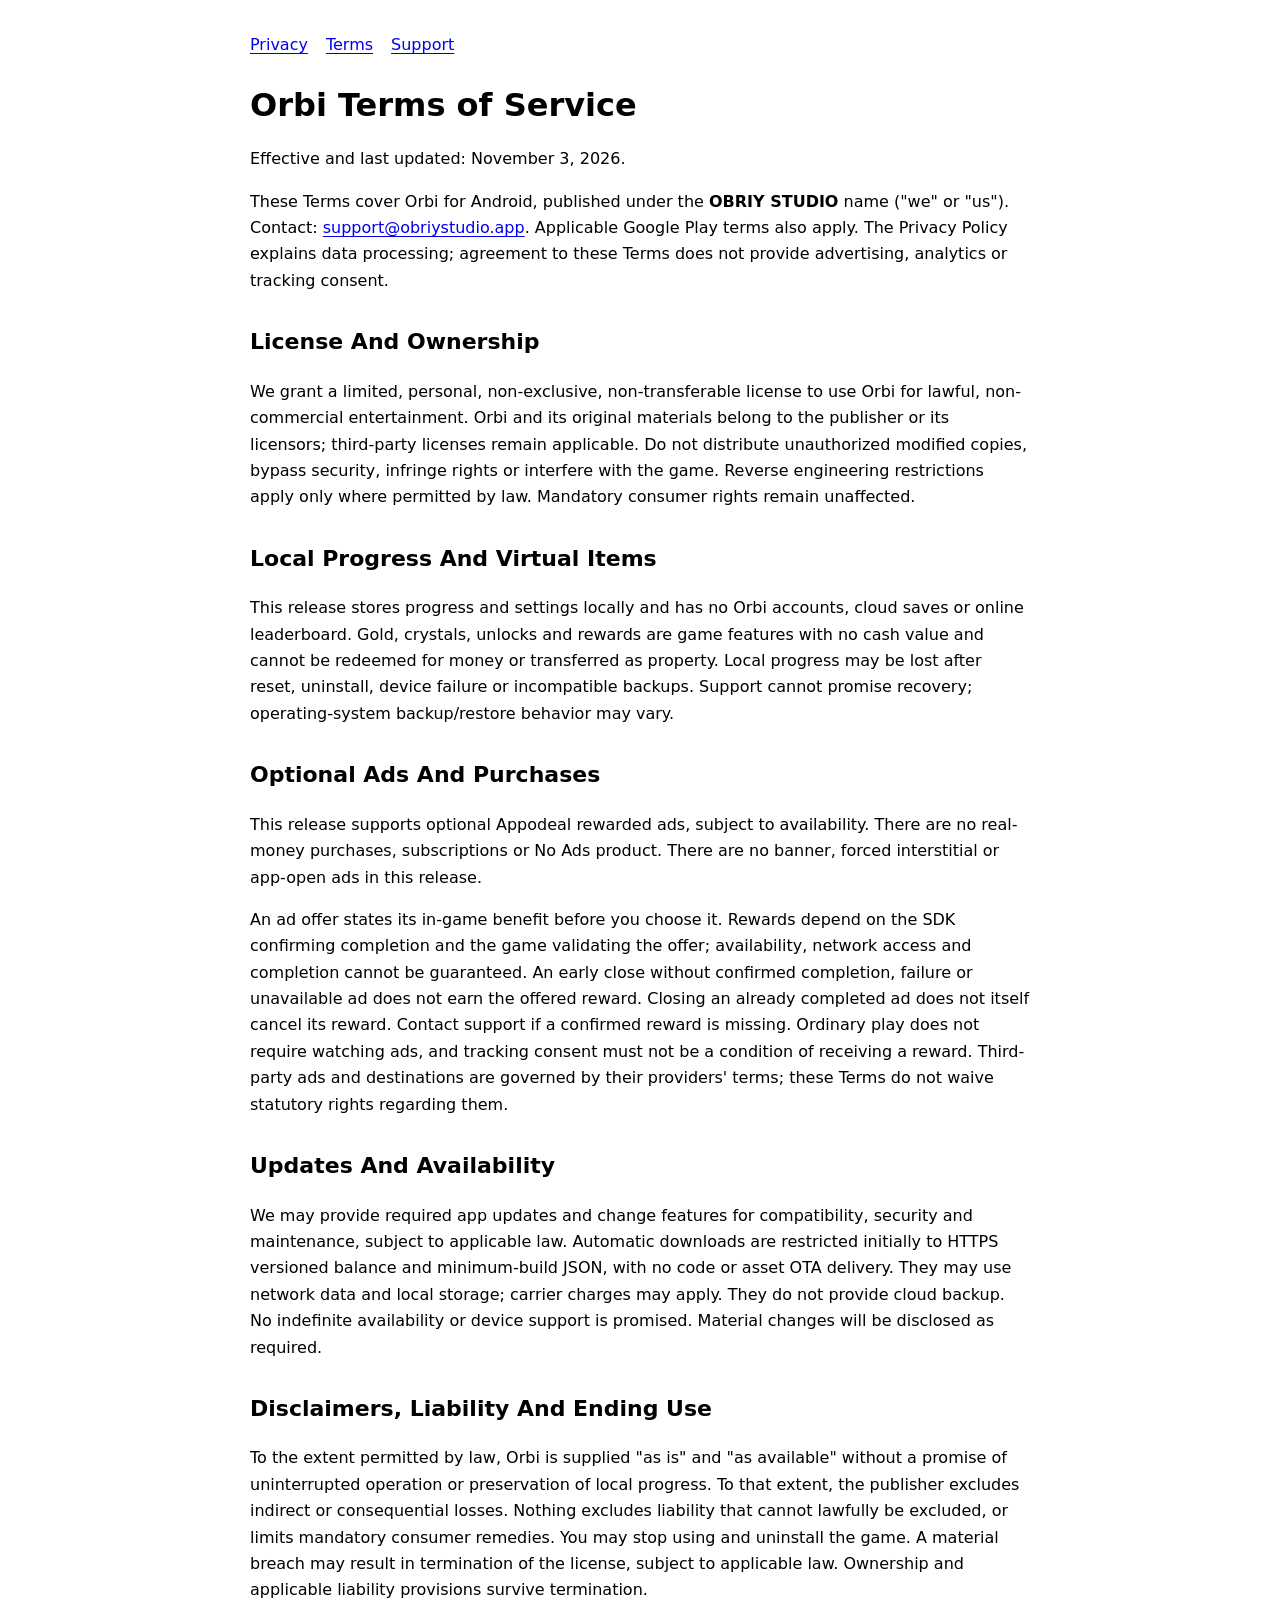
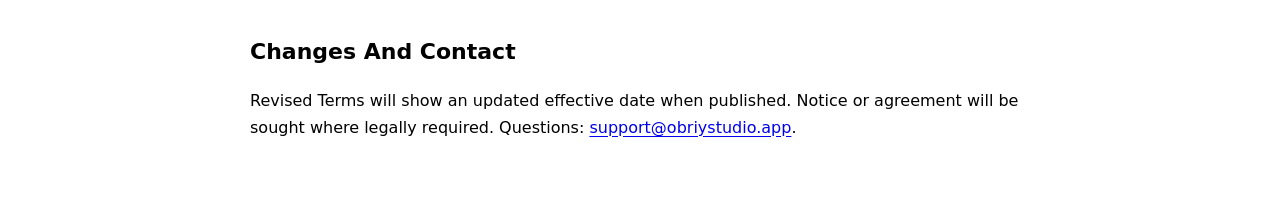
<file: terms-of-service/index.html>
<!doctype html>
<html lang="en">
<head>
<meta charset="utf-8">
<meta name="viewport" content="width=device-width, initial-scale=1">
<title>Orbi Terms of Service</title>
<link rel="canonical" href="https://orbi.obriystudio.app/terms-of-service/">
<style>
:root { color-scheme: light dark; }
body { margin: 0; font: 16px/1.65 system-ui, sans-serif; }
main { max-width: 780px; margin: auto; padding: 32px 20px 60px; overflow-wrap: anywhere; }
nav { display: flex; flex-wrap: wrap; gap: 18px; margin-bottom: 28px; }
h1 { font-size: 32px; line-height: 1.2; }
h2 { font-size: 22px; margin-top: 30px; }
a { text-underline-offset: 3px; }
</style>
</head>
<body><main>
<nav aria-label="Legal pages"><a href="/privacy-policy/">Privacy</a><a href="/terms-of-service/">Terms</a><a href="/support/">Support</a></nav>
<h1>Orbi Terms of Service</h1>
<p>Effective and last updated: November 3, 2026.</p>
<p>These Terms cover Orbi for Android, published under the <strong>OBRIY STUDIO</strong> name ("we" or "us"). Contact: <a href="mailto:support@obriystudio.app">support@obriystudio.app</a>. Applicable Google Play terms also apply. The Privacy Policy explains data processing; agreement to these Terms does not provide advertising, analytics or tracking consent.</p>
<h2>License And Ownership</h2>
<p>We grant a limited, personal, non-exclusive, non-transferable license to use Orbi for lawful, non-commercial entertainment. Orbi and its original materials belong to the publisher or its licensors; third-party licenses remain applicable. Do not distribute unauthorized modified copies, bypass security, infringe rights or interfere with the game. Reverse engineering restrictions apply only where permitted by law. Mandatory consumer rights remain unaffected.</p>
<h2>Local Progress And Virtual Items</h2>
<p>This release stores progress and settings locally and has no Orbi accounts, cloud saves or online leaderboard. Gold, crystals, unlocks and rewards are game features with no cash value and cannot be redeemed for money or transferred as property. Local progress may be lost after reset, uninstall, device failure or incompatible backups. Support cannot promise recovery; operating-system backup/restore behavior may vary.</p>
<h2>Optional Ads And Purchases</h2>
<p>This release supports optional Appodeal rewarded ads, subject to availability. There are no real-money purchases, subscriptions or No Ads product. There are no banner, forced interstitial or app-open ads in this release.</p>
<p>An ad offer states its in-game benefit before you choose it. Rewards depend on the SDK confirming completion and the game validating the offer; availability, network access and completion cannot be guaranteed. An early close without confirmed completion, failure or unavailable ad does not earn the offered reward. Closing an already completed ad does not itself cancel its reward. Contact support if a confirmed reward is missing. Ordinary play does not require watching ads, and tracking consent must not be a condition of receiving a reward. Third-party ads and destinations are governed by their providers' terms; these Terms do not waive statutory rights regarding them.</p>
<h2>Updates And Availability</h2>
<p>We may provide required app updates and change features for compatibility, security and maintenance, subject to applicable law. Automatic downloads are restricted initially to HTTPS versioned balance and minimum-build JSON, with no code or asset OTA delivery. They may use network data and local storage; carrier charges may apply. They do not provide cloud backup. No indefinite availability or device support is promised. Material changes will be disclosed as required.</p>
<h2>Disclaimers, Liability And Ending Use</h2>
<p>To the extent permitted by law, Orbi is supplied "as is" and "as available" without a promise of uninterrupted operation or preservation of local progress. To that extent, the publisher excludes indirect or consequential losses. Nothing excludes liability that cannot lawfully be excluded, or limits mandatory consumer remedies. You may stop using and uninstall the game. A material breach may result in termination of the license, subject to applicable law. Ownership and applicable liability provisions survive termination.</p>
<h2>Changes And Contact</h2>
<p>Revised Terms will show an updated effective date when published. Notice or agreement will be sought where legally required. Questions: <a href="mailto:support@obriystudio.app">support@obriystudio.app</a>.</p>
</main></body>
</html>
</file>
<file: styles.css>
:root {
  --ink: #090b14;
  --ink-soft: #111522;
  --panel: #181d2d;
  --panel-light: #f3f6f8;
  --text: #f7f9fc;
  --muted: #aeb8c9;
  --dark-text: #171b24;
  --dark-muted: #5f6877;
  --cyan: #58e7ee;
  --cyan-deep: #0aa5b4;
  --yellow: #ffc248;
  --coral: #ee5c58;
  --line: rgba(255, 255, 255, 0.14);
  --max-width: 1180px;
}

* {
  box-sizing: border-box;
}

html {
  scroll-behavior: smooth;
}

body {
  margin: 0;
  background: var(--ink);
  color: var(--text);
  font-family: Inter, ui-sans-serif, system-ui, -apple-system, BlinkMacSystemFont, "Segoe UI", sans-serif;
  font-size: 16px;
  line-height: 1.6;
}

body.menu-open {
  overflow: hidden;
}

img {
  display: block;
  max-width: 100%;
}

a {
  color: inherit;
}

button,
a {
  -webkit-tap-highlight-color: transparent;
}

.skip-link {
  position: fixed;
  z-index: 100;
  top: 12px;
  left: 12px;
  padding: 10px 14px;
  background: white;
  color: black;
  transform: translateY(-160%);
}

.skip-link:focus {
  transform: translateY(0);
}

.visually-hidden {
  position: absolute;
  width: 1px;
  height: 1px;
  padding: 0;
  margin: -1px;
  overflow: hidden;
  clip: rect(0, 0, 0, 0);
  white-space: nowrap;
  border: 0;
}

.site-header {
  position: fixed;
  z-index: 30;
  top: 0;
  right: 0;
  left: 0;
  background: rgba(7, 8, 14, 0.9);
  border-bottom: 1px solid var(--line);
  backdrop-filter: blur(14px);
}

.site-header__inner {
  width: min(var(--max-width), calc(100% - 40px));
  height: 68px;
  margin: 0 auto;
  display: flex;
  align-items: center;
  justify-content: space-between;
  gap: 24px;
}

.brand {
  display: inline-flex;
  align-items: center;
  gap: 10px;
  color: white;
  text-decoration: none;
  font-weight: 900;
  letter-spacing: 0;
}

.brand img {
  width: 38px;
  height: 38px;
  border-radius: 8px;
}

.site-nav {
  display: flex;
  align-items: center;
  gap: 26px;
}

.site-nav a {
  color: #e7ebf2;
  font-size: 14px;
  font-weight: 750;
  text-decoration: none;
}

.site-nav a:hover,
.site-nav a:focus-visible {
  color: var(--cyan);
}

.menu-button {
  display: none;
  min-width: 44px;
  min-height: 44px;
  border: 1px solid var(--line);
  border-radius: 6px;
  background: transparent;
  color: white;
  font: inherit;
  font-weight: 800;
}

.hero {
  position: relative;
  min-height: min(860px, 92svh);
  padding-top: 68px;
  isolation: isolate;
  overflow: hidden;
  background: #161042;
}

.hero__art,
.hero__shade {
  position: absolute;
  inset: 0;
}

.hero__art {
  z-index: -2;
  width: 100%;
  height: 100%;
  object-fit: cover;
  object-position: center;
  filter: saturate(1.2) brightness(1.11) contrast(1.04);
  transform: scale(1.015);
  transform-origin: 58% 48%;
  animation: hero-drift 14s ease-in-out infinite alternate;
}

.hero__shade {
  z-index: -1;
  background: rgba(5, 7, 15, 0.12);
  box-shadow: inset 0 -230px 170px rgba(5, 7, 15, 0.58);
}

@keyframes hero-drift {
  from {
    transform: scale(1.015) translate3d(0, 0, 0);
  }

  to {
    transform: scale(1.045) translate3d(-0.35%, -0.25%, 0);
  }
}

.hero__content {
  width: min(var(--max-width), calc(100% - 40px));
  min-height: calc(min(860px, 92svh) - 68px);
  margin: 0 auto;
  padding: 72px 0 54px;
  display: flex;
  flex-direction: column;
  align-items: flex-start;
  justify-content: flex-end;
}

.eyebrow {
  margin: 0 0 12px;
  color: var(--cyan);
  font-size: 13px;
  font-weight: 850;
  text-transform: uppercase;
  letter-spacing: 0;
}

.hero__copy {
  width: min(590px, 100%);
  margin: 0;
  color: #f2f5fb;
  font-size: clamp(18px, 2.2vw, 24px);
  line-height: 1.35;
  text-shadow: 0 2px 16px rgba(0, 0, 0, 0.65);
}

.hero__actions {
  margin-top: 28px;
  display: flex;
  flex-wrap: wrap;
  gap: 12px;
}

.button {
  min-height: 50px;
  padding: 13px 20px;
  display: inline-flex;
  align-items: center;
  justify-content: center;
  gap: 10px;
  border: 1px solid transparent;
  border-radius: 6px;
  text-decoration: none;
  font-weight: 850;
}

.button--primary {
  background: var(--yellow);
  color: #1a1507;
  box-shadow: 0 6px 0 #9c6014;
}

.button--primary:hover,
.button--primary:focus-visible {
  transform: translateY(2px);
  box-shadow: 0 4px 0 #9c6014;
}

.button--secondary {
  background: rgba(7, 10, 19, 0.7);
  border-color: rgba(255, 255, 255, 0.36);
  color: white;
}

.button--secondary:hover,
.button--secondary:focus-visible {
  border-color: var(--cyan);
  color: var(--cyan);
}

.button__store {
  display: flex;
  flex-direction: column;
  line-height: 1.05;
}

.button__store small {
  font-size: 10px;
  font-weight: 700;
  text-transform: uppercase;
}

.game-showcase {
  position: relative;
  overflow: hidden;
  padding: 92px 0;
  background: #121722;
  border-top: 1px solid rgba(88, 231, 238, 0.26);
  border-bottom: 1px solid rgba(255, 194, 72, 0.22);
}

.game-showcase__inner {
  width: min(1320px, calc(100% - 40px));
  margin: 0 auto;
  display: grid;
  grid-template-columns: minmax(620px, 1.2fr) minmax(340px, 0.8fr);
  align-items: center;
  gap: clamp(44px, 7vw, 104px);
}

.game-showcase__phones {
  position: relative;
  min-height: 670px;
}

.phone-shot {
  position: absolute;
  top: 0;
  width: min(42%, 286px);
  aspect-ratio: 1080 / 1920;
  margin: 0;
  overflow: hidden;
  border: 8px solid #090b11;
  border-radius: 36px;
  background: #090b11;
  box-shadow: 0 28px 54px rgba(0, 0, 0, 0.48), 0 0 0 2px #3b4251;
}

.phone-shot img {
  width: 100%;
  height: 100%;
  object-fit: contain;
}

.phone-shot--gameplay {
  top: 56px;
  left: 1%;
  z-index: 1;
  transform: rotate(-4deg);
}

.phone-shot--missions {
  left: 29%;
  z-index: 3;
}

.phone-shot--upgrades {
  top: 62px;
  right: 1%;
  z-index: 2;
  transform: rotate(4deg);
}

.game-showcase__copy h2 {
  margin: 0;
  color: #e6e9ee;
  font-size: clamp(64px, 8vw, 116px);
  line-height: 0.92;
  letter-spacing: 0;
  text-shadow: 0 6px 0 #424956;
}

.game-showcase__copy > p:not(.eyebrow) {
  max-width: 560px;
  margin: 28px 0 0;
  color: #c4cad4;
  font-size: 18px;
}

.game-showcase__copy h3 {
  margin: 34px 0 12px;
  color: var(--yellow);
  font-size: 17px;
  text-transform: uppercase;
}

.game-showcase__copy ul {
  margin: 0;
  padding-left: 22px;
  color: #eef1f5;
}

.game-showcase__copy li + li {
  margin-top: 9px;
}

.section {
  padding: 88px 0;
}

.section--light {
  background: var(--panel-light);
  color: var(--dark-text);
}

.section--violet {
  background: #271559;
}

.section__inner {
  width: min(var(--max-width), calc(100% - 40px));
  margin: 0 auto;
}

.section-heading {
  width: min(720px, 100%);
  margin-bottom: 42px;
}

.section-heading h2 {
  margin: 0;
  font-size: clamp(34px, 5vw, 58px);
  line-height: 1.02;
  letter-spacing: 0;
}

.section-heading p:not(.eyebrow) {
  margin: 16px 0 0;
  color: var(--muted);
  font-size: 18px;
}

.section--light .section-heading p:not(.eyebrow) {
  color: var(--dark-muted);
}

.feature-grid {
  display: grid;
  grid-template-columns: repeat(3, minmax(0, 1fr));
  gap: 18px;
}

.feature {
  min-height: 250px;
  padding: 28px;
  border-radius: 8px;
  background: white;
  border: 1px solid #dfe4ea;
  box-shadow: 0 14px 36px rgba(20, 27, 41, 0.08);
}

.feature__number {
  width: 44px;
  height: 44px;
  display: grid;
  place-items: center;
  border-radius: 6px;
  background: var(--cyan);
  color: #062f35;
  font-weight: 950;
}

.feature:nth-child(2) .feature__number {
  background: var(--yellow);
  color: #392304;
}

.feature:nth-child(3) .feature__number {
  background: var(--coral);
  color: white;
}

.feature h3 {
  margin: 24px 0 8px;
  font-size: 24px;
  line-height: 1.15;
}

.feature p {
  margin: 0;
  color: var(--dark-muted);
}

.arsenal-grid {
  display: grid;
  grid-template-columns: repeat(3, minmax(0, 1fr));
  gap: 18px;
}

.arsenal-item {
  min-height: 168px;
  padding: 22px;
  display: flex;
  align-items: center;
  gap: 18px;
  border-radius: 8px;
  border: 1px solid rgba(255, 255, 255, 0.18);
  background: rgba(8, 10, 23, 0.38);
  box-shadow: 0 18px 42px rgba(0, 0, 0, 0.2);
}

.arsenal-item img {
  width: 82px;
  height: 82px;
  flex: 0 0 82px;
  object-fit: contain;
  border-radius: 8px;
}

.arsenal-item h3 {
  margin: 0;
  font-size: 21px;
  line-height: 1.15;
}

.arsenal-item p {
  margin: 7px 0 0;
  color: #c8cde0;
  font-size: 15px;
  line-height: 1.45;
}

.cta-band {
  padding: 70px 0;
  background: var(--yellow);
  color: #171308;
}

.cta-band__inner {
  width: min(var(--max-width), calc(100% - 40px));
  margin: 0 auto;
  display: flex;
  align-items: center;
  justify-content: space-between;
  gap: 36px;
}

.cta-band h2 {
  margin: 0;
  font-size: clamp(34px, 5vw, 56px);
  line-height: 1;
}

.cta-band p {
  max-width: 650px;
  margin: 12px 0 0;
  font-size: 18px;
}

.cta-band .button {
  flex: 0 0 auto;
  background: var(--ink);
  color: white;
}

.site-footer {
  padding: 56px 0 28px;
  background: #07080d;
  border-top: 1px solid var(--line);
}

.site-footer__inner {
  width: min(var(--max-width), calc(100% - 40px));
  margin: 0 auto;
}

.site-footer__top {
  display: flex;
  align-items: flex-start;
  justify-content: space-between;
  gap: 32px;
}

.site-footer__title {
  margin: 0 0 6px;
  font-size: 24px;
  font-weight: 900;
}

.site-footer__contact {
  margin: 0;
  color: var(--muted);
}

.footer-links {
  display: flex;
  flex-wrap: wrap;
  justify-content: flex-end;
  gap: 12px 24px;
}

.footer-links a {
  color: #dde2ed;
  font-size: 14px;
  font-weight: 700;
  text-decoration: none;
}

.footer-links a:hover,
.footer-links a:focus-visible {
  color: var(--cyan);
}

.site-footer__bottom {
  margin-top: 34px;
  padding-top: 22px;
  border-top: 1px solid var(--line);
  color: #7e8797;
  font-size: 13px;
}

.legal-page {
  background: #edf1f5;
  color: var(--dark-text);
}

.legal-page .site-header {
  background: #080a11;
}

.legal-hero {
  padding: 138px 0 56px;
  background: #1e1545;
  color: white;
}

.legal-hero__inner,
.legal-content {
  width: min(860px, calc(100% - 40px));
  margin: 0 auto;
}

.legal-hero h1 {
  margin: 0;
  font-size: clamp(38px, 6vw, 66px);
  line-height: 1;
  letter-spacing: 0;
}

.legal-hero p {
  margin: 14px 0 0;
  color: #cbd1e2;
}

.legal-content {
  padding: 58px 0 84px;
}

.legal-summary {
  margin-bottom: 42px;
  padding: 20px 22px;
  border-left: 5px solid var(--cyan-deep);
  border-radius: 6px;
  background: white;
  box-shadow: 0 8px 24px rgba(25, 32, 46, 0.08);
}

.legal-content h2 {
  margin: 38px 0 10px;
  font-size: 25px;
  line-height: 1.2;
}

.legal-content h3 {
  margin: 24px 0 8px;
  font-size: 19px;
}

.legal-content p,
.legal-content ul {
  margin: 9px 0;
  color: #343b48;
}

.legal-content li + li {
  margin-top: 7px;
}

.legal-content a {
  color: #087b89;
  font-weight: 700;
}

.legal-note {
  margin-top: 32px;
  padding: 18px 20px;
  border: 1px solid #ccd4df;
  border-radius: 6px;
  background: #e4e9ef;
}

.support-grid {
  display: grid;
  grid-template-columns: repeat(2, minmax(0, 1fr));
  gap: 16px;
  margin-top: 32px;
}

.support-item {
  padding: 22px;
  border: 1px solid #d5dce5;
  border-radius: 8px;
  background: white;
}

.support-item h2 {
  margin-top: 0;
  font-size: 21px;
}

@media (max-width: 820px) {
  .menu-button {
    display: inline-flex;
    align-items: center;
    justify-content: center;
  }

  .site-nav {
    position: fixed;
    top: 68px;
    right: 0;
    bottom: 0;
    left: 0;
    padding: 32px 24px;
    display: none;
    flex-direction: column;
    align-items: stretch;
    background: rgba(7, 8, 14, 0.98);
  }

  .site-nav.is-open {
    display: flex;
  }

  .site-nav a {
    padding: 12px 0;
    font-size: 20px;
  }

  .feature-grid,
  .arsenal-grid {
    grid-template-columns: 1fr;
  }

  .game-showcase {
    padding: 72px 0;
  }

  .game-showcase__inner {
    grid-template-columns: 1fr;
  }

  .game-showcase__phones {
    width: min(680px, 100%);
    min-height: 630px;
    margin: 0 auto;
  }

  .game-showcase__copy {
    width: min(620px, 100%);
  }

  .feature {
    min-height: 0;
  }

  .cta-band__inner,
  .site-footer__top {
    align-items: flex-start;
    flex-direction: column;
  }

  .footer-links {
    justify-content: flex-start;
  }
}

@media (max-width: 560px) {
  .site-header__inner,
  .hero__content,
  .game-showcase__inner,
  .section__inner,
  .cta-band__inner,
  .site-footer__inner,
  .legal-hero__inner,
  .legal-content {
    width: min(100% - 28px, var(--max-width));
  }

  .brand span {
    display: none;
  }

  .hero {
    min-height: 78svh;
  }

  .hero__art {
    inset: 68px auto auto 50%;
    width: 120%;
    height: auto;
    max-width: none;
    object-fit: contain;
    object-position: center top;
    animation: none;
    transform: translateX(-50%);
  }

  .hero__shade {
    background: rgba(5, 7, 15, 0.2);
    box-shadow: inset 0 -300px 180px rgba(5, 7, 15, 0.64);
  }

  .hero__content {
    min-height: calc(78svh - 68px);
    padding: 62vw 0 30px;
    justify-content: flex-start;
  }

  .hero__copy {
    font-size: 18px;
  }

  .hero__actions,
  .button {
    width: 100%;
  }

  .game-showcase {
    padding: 58px 0 64px;
  }

  .game-showcase__phones {
    min-height: min(540px, 116vw);
  }

  .phone-shot {
    width: 42%;
    border-width: 5px;
    border-radius: 24px;
  }

  .phone-shot--gameplay {
    top: 42px;
    left: 1%;
  }

  .phone-shot--missions {
    left: 29%;
  }

  .phone-shot--upgrades {
    top: 44px;
    right: 1%;
  }

  .game-showcase__copy h2 {
    font-size: 68px;
  }

  .game-showcase__copy > p:not(.eyebrow) {
    margin-top: 22px;
    font-size: 17px;
  }

  .section {
    padding: 66px 0;
  }

  .section-heading {
    margin-bottom: 30px;
  }

  .feature {
    padding: 22px;
  }

  .arsenal-item {
    min-height: 0;
    padding: 18px;
  }

  .arsenal-item img {
    width: 70px;
    height: 70px;
    flex-basis: 70px;
  }

  .support-grid {
    grid-template-columns: 1fr;
  }
}

@media (prefers-reduced-motion: reduce) {
  html {
    scroll-behavior: auto;
  }

  *,
  *::before,
  *::after {
    animation-duration: 0.01ms !important;
    animation-iteration-count: 1 !important;
    transition-duration: 0.01ms !important;
  }
}
</file>
